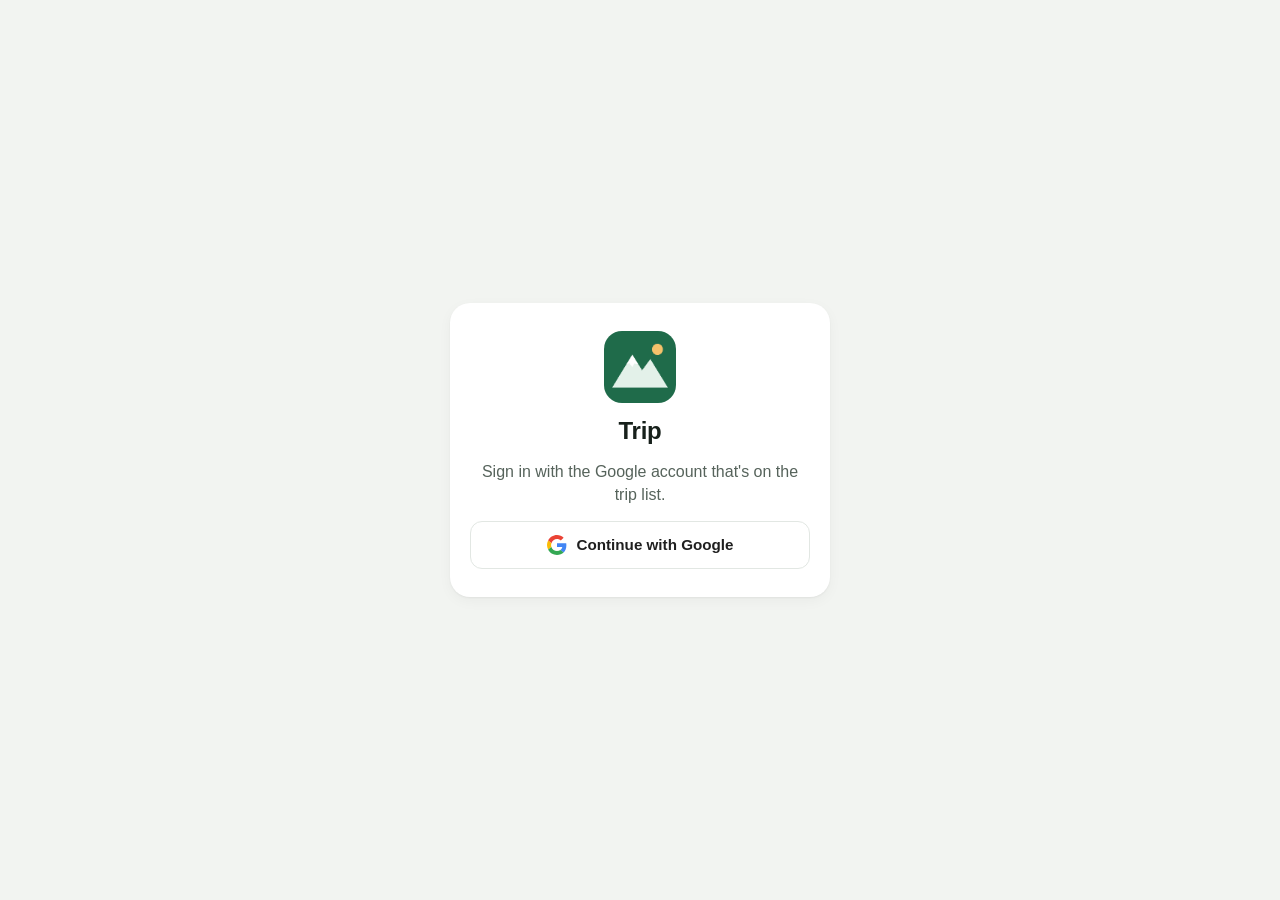
<file: index.html>
<!DOCTYPE html>
<html lang="en"><head><meta charset="UTF-8">
<meta name="viewport" content="width=device-width,initial-scale=1,viewport-fit=cover">
<meta name="theme-color" content="#1f6b4a">
<meta name="apple-mobile-web-app-capable" content="yes">
<link rel="manifest" href="manifest.webmanifest">
<link rel="icon" href="icons/icon.svg">
<link rel="apple-touch-icon" href="icons/icon-192.png">
<title>Trip</title>
<link rel="stylesheet" href="app.css">
</head>
<body>
<section id="gate" class="gate">
  <div class="gcard">
    <img src="icons/icon-192.png" alt="" width="72" height="72">
    <h1>Trip</h1>
    <p class="muted" id="gate-msg">Loading…</p>
    <button type="button" class="gbtn" data-act="google" hidden><svg viewBox="0 0 48 48" width="20" height="20" aria-hidden="true"><path fill="#EA4335" d="M24 9.5c3.5 0 6.6 1.2 9.1 3.6l6.8-6.8C35.8 2.4 30.2 0 24 0 14.6 0 6.6 5.4 2.7 13.3l7.9 6.2C12.5 13.6 17.8 9.5 24 9.5z"/><path fill="#4285F4" d="M46.5 24.5c0-1.6-.1-3.1-.4-4.5H24v9h12.7c-.6 3-2.3 5.5-4.8 7.2l7.7 6c4.5-4.2 6.9-10.3 6.9-17.7z"/><path fill="#FBBC05" d="M10.6 28.5c-.5-1.4-.8-2.9-.8-4.5s.3-3.1.8-4.5l-7.9-6.2C1 16.6 0 20.2 0 24s1 7.4 2.7 10.7l7.9-6.2z"/><path fill="#34A853" d="M24 48c6.5 0 11.9-2.1 15.9-5.8l-7.7-6c-2.1 1.4-4.9 2.3-8.2 2.3-6.2 0-11.5-4.1-13.4-9.8l-7.9 6.2C6.6 42.6 14.6 48 24 48z"/></svg>Continue with Google</button>
  </div>
</section>

<main id="app" hidden>
<header>
  <div class="hrow"><h1 id="pg-title"></h1><button id="mebtn" class="me" type="button">👤 <span id="mename">Sign in</span></button></div>
  <p class="lead"><span id="pg-lead"></span> · <span id="sync" class="sync off">Loading…</span></p>
  <div id="nowcard" class="nowcard"><div class="nc-k">Right now</div><div class="nc-t">Loading…</div></div>
</header>

<div id="tab-plan" class="tab">
  <nav id="daynav" class="daynav"></nav>
  <div id="editbar" class="editbar" hidden>✏️ Edit mode · tap ✏️ on a stop to change it <button type="button" data-act="editoff">Done</button></div>
  <div id="pg-reach"></div>
  <div id="days"></div>
</div>

<div id="tab-ideas" class="tab" hidden>
  <section class="day"><div class="dh"><div class="date">Suggestions</div><h2>Ideas board</h2>
    <div class="stay">Anyone can add a place. Vote 👍, comment, then ✅ Decide to put it on the plan.</div>
    <button type="button" class="routebtn" data-act="newsug">＋ Suggest a place</button></div>
    <div class="filters" id="sugfilter"></div>
    <div id="suglist" class="suglist"></div>
  </section>
</div>

<div id="tab-chat" class="tab" hidden>
  <section class="day chatbox"><div class="dh"><div class="date">Group</div><h2>Chat</h2>
    <div class="seg" id="chatseg"><button type="button" data-cv="chat" class="on">💬 Messages</button><button type="button" data-cv="photos">📷 Photos <b id="photocount"></b></button></div></div>
    <div id="chatlist" class="chatlist"></div>
    <div id="photogrid" class="photogrid" hidden></div>
    <form id="chatform" class="chatform"><button type="button" class="camb" data-act="photo" aria-label="Send a photo">📷</button><input id="chatinput" placeholder="Message…" autocomplete="off" maxlength="1000"><button type="submit">Send</button></form>
    <input type="file" id="photoinput" accept="image/*" hidden>
  </section>
</div>

<div id="tab-money" class="tab" hidden>
  <section class="day"><div class="dh"><div class="date">Money</div><h2>Who paid what</h2>
    <div class="stay">Add what you paid · it's split equally between the people you tick. Whole rupees.</div>
    <button type="button" class="routebtn" data-act="newexp">＋ Add an expense</button></div>
    <div id="moneysum" class="moneysum"></div>
  </section>
  <section class="day"><div class="dh"><div class="date">All expenses</div><h2 id="exptotal">₹0</h2></div><div id="explist" class="explist"></div></section>
</div>

<div id="tab-info" class="tab" hidden>
  <section class="day"><div class="dh"><div class="date">Live</div><h2>Where's everyone</h2>
    <div class="stay">Opt-in · shares your latest spot with the crew only while the app is open. Switching off deletes it.</div>
    <label class="switch"><input type="checkbox" id="locshare"><span>📡 Share my location</span></label></div>
    <div id="loclist" class="loclist"></div>
  </section>
  <section class="day"><div class="dh"><div class="date">Crew</div><h2>Who's in</h2><div id="memberlist" class="pchips"></div></div>
    <div class="pad16">
      <button type="button" class="wide" data-act="editon">✏️ Edit the plan</button>
      <button type="button" class="wide sec" data-act="rename">👤 My account · name, sign out</button>
      <button type="button" class="wide sec" data-act="refresh">↻ Refresh</button>
      <small>Tip: in Chrome, ⋮ → <b>Add to Home screen</b> to open this like an app. It works offline with the last synced copy.</small>
    </div>
  </section>
  <div id="pg-know"></div>
</div>
<footer id="pg-footer"></footer>
</main>

<div id="toast" class="toast" hidden></div>
<nav class="tabbar" id="tabbar" hidden>
  <button type="button" data-tab="plan" class="on"><span>🗓️</span>Plan</button>
  <button type="button" data-tab="ideas"><span>💡</span>Ideas<b id="badge-ideas" class="badge" hidden></b></button>
  <button type="button" data-tab="chat"><span>💬</span>Chat<b id="badge-chat" class="badge" hidden></b></button>
  <button type="button" data-tab="money"><span>💸</span>Money</button>
  <button type="button" data-tab="info"><span>ℹ️</span>Info</button>
</nav>
<dialog id="modal"><form method="dialog" id="mform"></form></dialog>

<script src="vendor/supabase.js"></script>
<script src="config.js"></script>
<script src="app.js"></script>
</body></html>
</file>
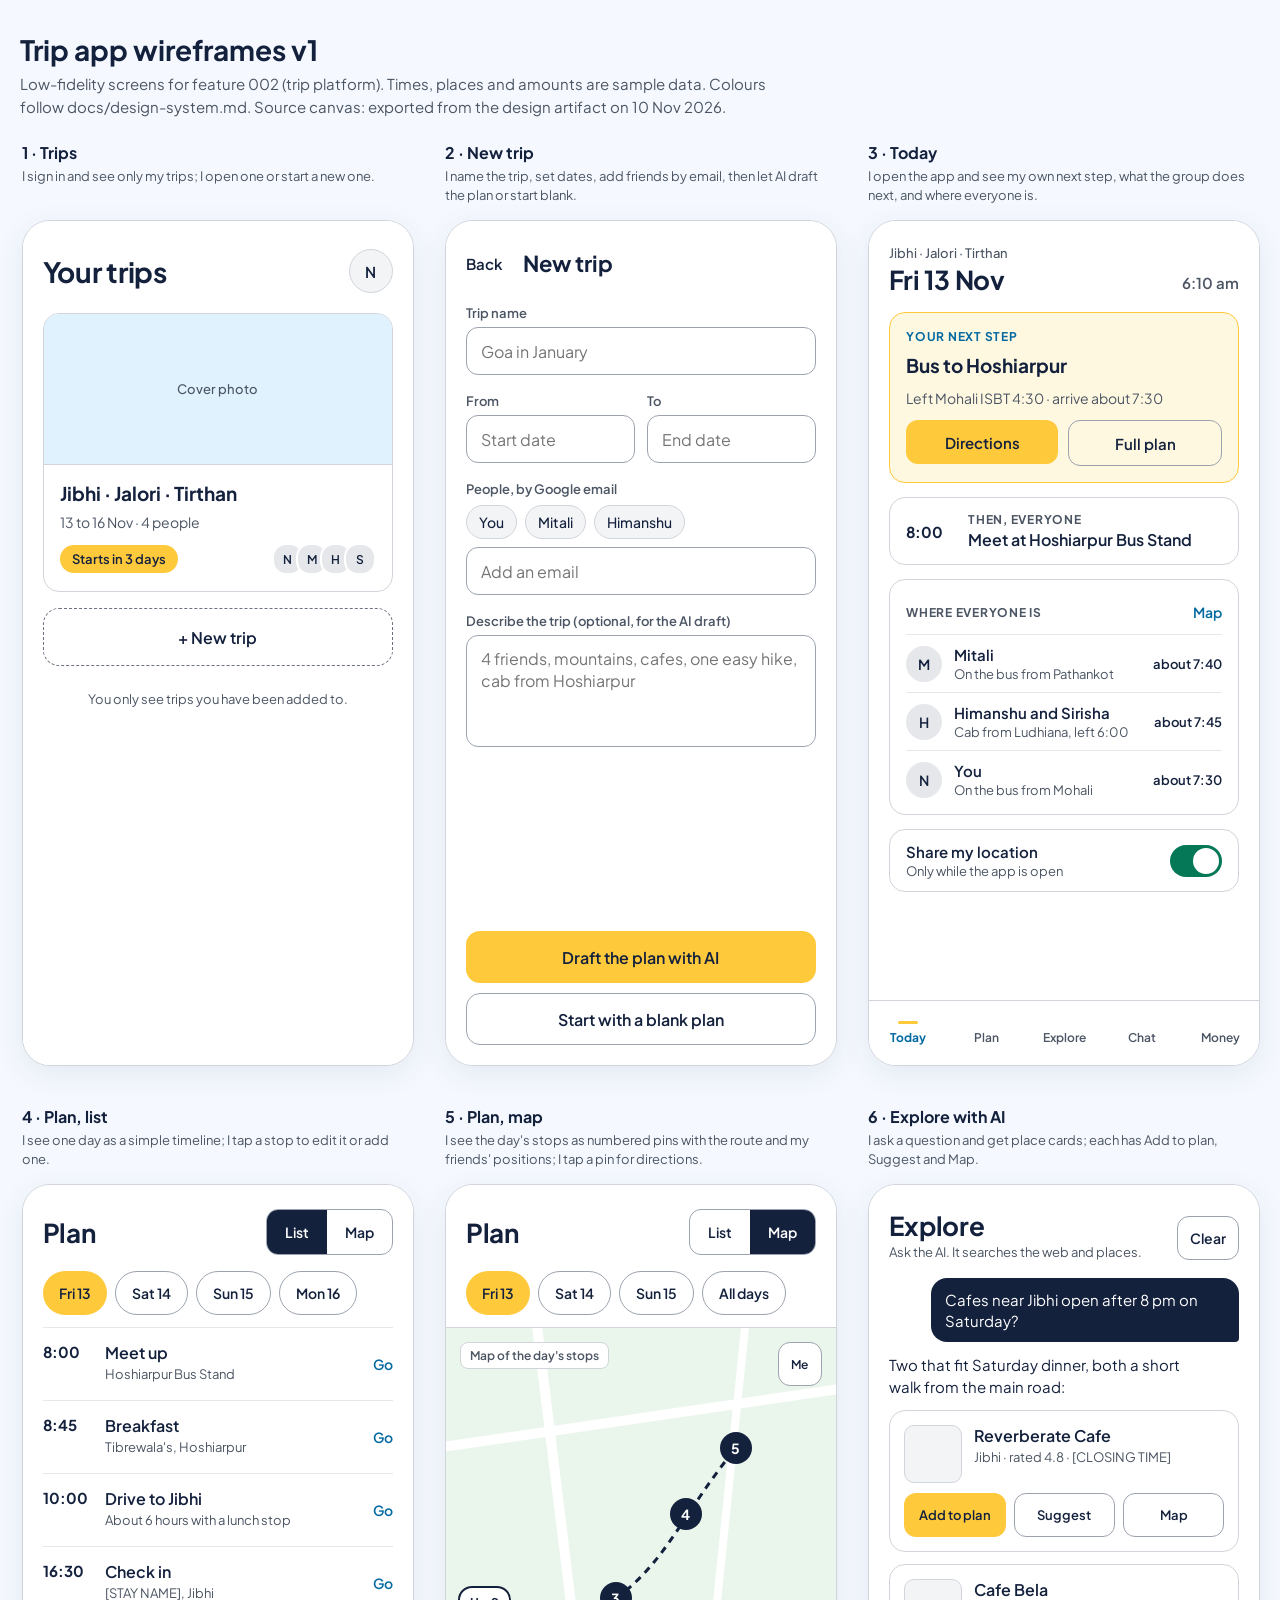
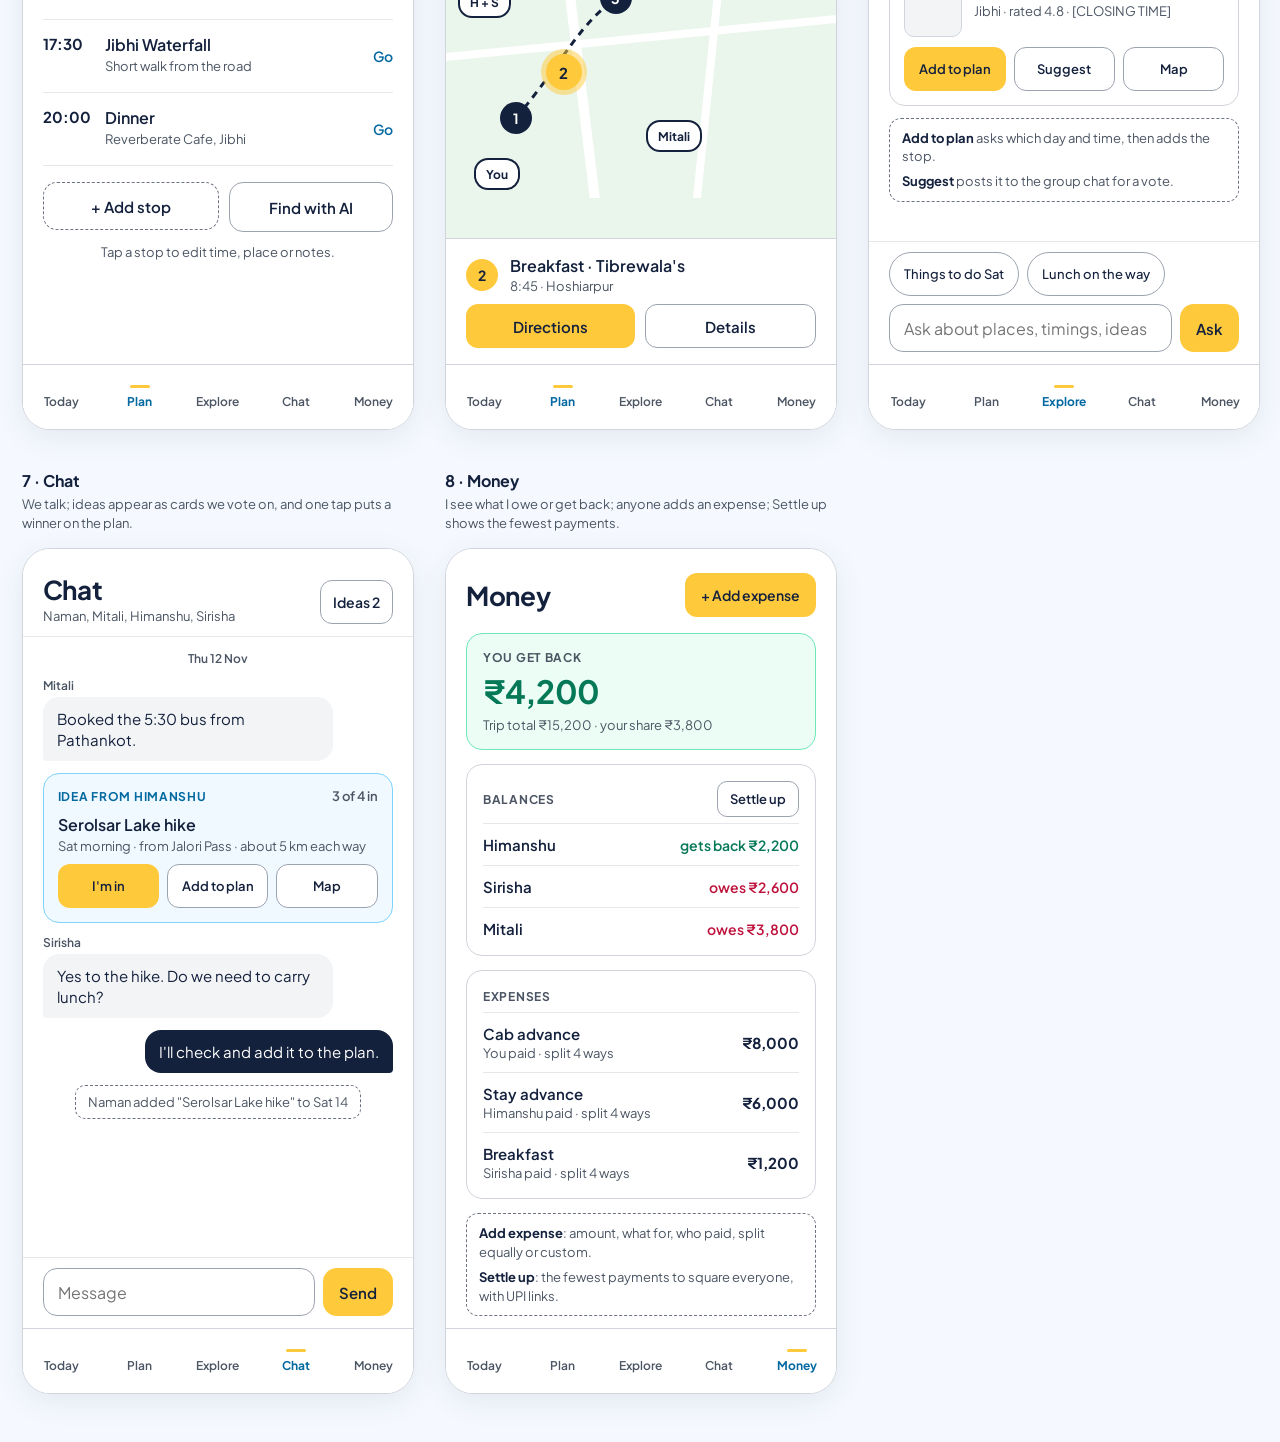
<file: docs/wireframes.html>
<!doctype html>
<html lang="en"><head><meta charset="utf-8">
<meta name="viewport" content="width=device-width,initial-scale=1">
<title>Trip app wireframes v1</title>
<link href="https://fonts.googleapis.com/css2?family=Plus+Jakarta+Sans:wght@400;500;600;700&display=swap" rel="stylesheet">
<style>
body{margin:0;background:#F5F9FF;color:#14213D;font-family:"Plus Jakarta Sans",system-ui,sans-serif}
header.top{max-width:1760px;margin:0 auto;padding:32px 20px 8px}
header.top h1{margin:0 0 6px;font-size:28px}header.top p{margin:0;color:#4B5563;font-size:15px;line-height:1.5;max-width:70ch}
main{max-width:1760px;margin:0 auto;padding:16px 20px 48px;display:grid;grid-template-columns:repeat(auto-fill,minmax(390px,1fr));gap:40px 30px;justify-items:center}
figure{margin:0;width:390px;max-width:100%}
figcaption{display:flex;flex-direction:column;gap:4px;margin-bottom:12px;min-height:66px}
figcaption b{font-size:16px}figcaption span{font-size:13px;line-height:1.45;color:#4B5563}
.phone{width:390px;height:844px;border-radius:28px;overflow:hidden;border:1px solid #D1D5DB;box-shadow:0 8px 30px rgba(20,33,61,.08);background:#fff}
.phone a{color:#0369A1}
@media(max-width:430px){main{padding:16px 0 48px}figcaption{padding:0 16px}.phone{transform-origin:top left;transform:scale(calc(100vw / 390px));border-radius:0}}
</style></head><body>
<header class="top"><h1>Trip app wireframes v1</h1>
<p>Low-fidelity screens for feature 002 (trip platform). Times, places and amounts are sample data. Colours follow docs/design-system.md. Source canvas: exported from the design artifact on 10 Nov 2026.</p></header>
<main>
<figure id="main"><figcaption><b>1 · Trips</b><span>I sign in and see only my trips; I open one or start a new one.</span></figcaption><div class="phone"><div style="width: 390px; height: 844px; box-sizing: border-box; display: flex; flex-direction: column; background: #FFFFFF; color: #14213D; font-family: Plus Jakarta Sans,system-ui, sans-serif">
  <header style="display: flex; align-items: center; justify-content: space-between; padding: 28px 20px 16px">
    <h1 style="margin: 0; font-size: 28px; font-weight: 700; letter-spacing: -0.01em">Your trips</h1>
    <button type="button" aria-label="Account" style="width: 44px; height: 44px; border-radius: 22px; border: 1px solid #D1D5DB; background: #F3F4F6; color: #14213D; font: 600 15px Plus Jakarta Sans,sans-serif">N</button>
  </header>

  <div style="flex: 1; display: flex; flex-direction: column; gap: 16px; padding: 4px 20px 20px">
    <a href="#today" style="display: flex; flex-direction: column; border: 1px solid #D1D5DB; border-radius: 16px; overflow: hidden; text-decoration: none; color: #14213D">
      <div style="height: 150px; background: #E0F2FE; display: flex; align-items: center; justify-content: center; font-size: 13px; font-weight: 500; color: #4B5563; border-bottom: 1px solid #D1D5DB">Cover photo</div>
      <div style="display: flex; flex-direction: column; gap: 8px; padding: 16px">
        <div style="font-size: 19px; font-weight: 700">Jibhi · Jalori · Tirthan</div>
        <div style="font-size: 14px; color: #4B5563">13 to 16 Nov · 4 people</div>
        <div style="display: flex; align-items: center; justify-content: space-between; margin-top: 4px">
          <span style="font-size: 13px; font-weight: 600; color: #14213D; background: #FFC93C; border-radius: 999px; padding: 6px 12px">Starts in 3 days</span>
          <div style="display: flex">
            <span style="width: 28px; height: 28px; border-radius: 14px; background: #E5E7EB; border: 2px solid #FFFFFF; font-size: 12px; font-weight: 600; display: flex; align-items: center; justify-content: center">N</span>
            <span style="width: 28px; height: 28px; border-radius: 14px; background: #E5E7EB; border: 2px solid #FFFFFF; font-size: 12px; font-weight: 600; display: flex; align-items: center; justify-content: center; margin-left: -8px">M</span>
            <span style="width: 28px; height: 28px; border-radius: 14px; background: #E5E7EB; border: 2px solid #FFFFFF; font-size: 12px; font-weight: 600; display: flex; align-items: center; justify-content: center; margin-left: -8px">H</span>
            <span style="width: 28px; height: 28px; border-radius: 14px; background: #E5E7EB; border: 2px solid #FFFFFF; font-size: 12px; font-weight: 600; display: flex; align-items: center; justify-content: center; margin-left: -8px">S</span>
          </div>
        </div>
      </div>
    </a>

    <a href="#newtrip" style="display: flex; align-items: center; justify-content: center; height: 56px; border: 1.5px dashed #6B7280; border-radius: 16px; font-size: 16px; font-weight: 600; color: #14213D; text-decoration: none">+ New trip</a>

    <p style="margin: 8px 0 0; font-size: 13px; line-height: 1.5; color: #4B5563; text-align: center">You only see trips you have been added to.</p>
  </div>
</div></div></figure>
<figure id="newtrip"><figcaption><b>2 · New trip</b><span>I name the trip, set dates, add friends by email, then let AI draft the plan or start blank.</span></figcaption><div class="phone"><div style="width: 390px; height: 844px; box-sizing: border-box; display: flex; flex-direction: column; background: #FFFFFF; color: #14213D; font-family: Plus Jakarta Sans,system-ui, sans-serif">
  <header style="display: flex; align-items: center; gap: 8px; padding: 20px 20px 12px">
    <a href="#main" style="display: flex; align-items: center; height: 44px; padding-right: 12px; font-size: 15px; font-weight: 600; color: #14213D; text-decoration: none">Back</a>
    <h1 style="margin: 0; font-size: 22px; font-weight: 700">New trip</h1>
  </header>

  <form style="flex: 1; display: flex; flex-direction: column; gap: 18px; padding: 8px 20px 20px">
    <div style="display: flex; flex-direction: column; gap: 6px">
      <label for="newtrip-nt-name" style="font-size: 13px; font-weight: 600; color: #4B5563">Trip name</label>
      <input id="newtrip-nt-name" type="text" placeholder="Goa in January" style="height: 48px; box-sizing: border-box; border: 1px solid #9CA3AF; border-radius: 12px; padding: 0 14px; font: 400 16px Plus Jakarta Sans,sans-serif; color: #14213D; background: #FFFFFF">
    </div>

    <div style="display: grid; grid-template-columns: repeat(2, minmax(0, 1fr)); gap: 12px">
      <div style="display: flex; flex-direction: column; gap: 6px">
        <label for="newtrip-nt-from" style="font-size: 13px; font-weight: 600; color: #4B5563">From</label>
        <input id="newtrip-nt-from" type="text" placeholder="Start date" style="height: 48px; box-sizing: border-box; border: 1px solid #9CA3AF; border-radius: 12px; padding: 0 14px; font: 400 16px Plus Jakarta Sans,sans-serif; color: #14213D; background: #FFFFFF">
      </div>
      <div style="display: flex; flex-direction: column; gap: 6px">
        <label for="newtrip-nt-to" style="font-size: 13px; font-weight: 600; color: #4B5563">To</label>
        <input id="newtrip-nt-to" type="text" placeholder="End date" style="height: 48px; box-sizing: border-box; border: 1px solid #9CA3AF; border-radius: 12px; padding: 0 14px; font: 400 16px Plus Jakarta Sans,sans-serif; color: #14213D; background: #FFFFFF">
      </div>
    </div>

    <div style="display: flex; flex-direction: column; gap: 8px">
      <label for="newtrip-nt-people" style="font-size: 13px; font-weight: 600; color: #4B5563">People, by Google email</label>
      <div style="display: flex; flex-wrap: wrap; gap: 8px">
        <span style="font-size: 14px; font-weight: 500; background: #F3F4F6; border: 1px solid #D1D5DB; border-radius: 999px; padding: 7px 12px">You</span>
        <span style="font-size: 14px; font-weight: 500; background: #F3F4F6; border: 1px solid #D1D5DB; border-radius: 999px; padding: 7px 12px">Mitali</span>
        <span style="font-size: 14px; font-weight: 500; background: #F3F4F6; border: 1px solid #D1D5DB; border-radius: 999px; padding: 7px 12px">Himanshu</span>
      </div>
      <input id="newtrip-nt-people" type="email" placeholder="Add an email" style="height: 48px; box-sizing: border-box; border: 1px solid #9CA3AF; border-radius: 12px; padding: 0 14px; font: 400 16px Plus Jakarta Sans,sans-serif; color: #14213D; background: #FFFFFF">
    </div>

    <div style="display: flex; flex-direction: column; gap: 6px">
      <label for="newtrip-nt-brief" style="font-size: 13px; font-weight: 600; color: #4B5563">Describe the trip (optional, for the AI draft)</label>
      <textarea id="newtrip-nt-brief" placeholder="4 friends, mountains, cafes, one easy hike, cab from Hoshiarpur" style="height: 112px; box-sizing: border-box; border: 1px solid #9CA3AF; border-radius: 12px; padding: 12px 14px; font: 400 16px/1.4 Plus Jakarta Sans,sans-serif; color: #14213D; background: #FFFFFF; resize: none"></textarea>
    </div>

    <div style="flex: 1"></div>

    <div style="display: flex; flex-direction: column; gap: 10px">
      <button type="button" style="height: 52px; border: 0; border-radius: 14px; background: #FFC93C; color: #14213D; font: 600 16px Plus Jakarta Sans,sans-serif">Draft the plan with AI</button>
      <button type="button" style="height: 52px; border: 1px solid #9CA3AF; border-radius: 14px; background: #FFFFFF; color: #14213D; font: 600 16px Plus Jakarta Sans,sans-serif">Start with a blank plan</button>
    </div>
  </form>
</div></div></figure>
<figure id="today"><figcaption><b>3 · Today</b><span>I open the app and see my own next step, what the group does next, and where everyone is.</span></figcaption><div class="phone"><div style="width: 390px; height: 844px; box-sizing: border-box; display: flex; flex-direction: column; background: #FFFFFF; color: #14213D; font-family: Plus Jakarta Sans,system-ui, sans-serif">
  <header style="display: flex; align-items: flex-end; justify-content: space-between; padding: 24px 20px 14px">
    <div style="display: flex; flex-direction: column; gap: 2px">
      <a href="#main" style="font-size: 13px; font-weight: 500; color: #4B5563; text-decoration: none">Jibhi · Jalori · Tirthan</a>
      <h1 style="margin: 0; font-size: 26px; font-weight: 700; letter-spacing: -0.01em">Fri 13 Nov</h1>
    </div>
    <span style="font-size: 15px; font-weight: 600; color: #4B5563; padding-bottom: 4px">6:10 am</span>
  </header>

  <div style="flex: 1; display: flex; flex-direction: column; gap: 14px; padding: 2px 20px 16px; overflow: hidden">
    <section style="display: flex; flex-direction: column; gap: 10px; border: 1.5px solid #FFC93C; background: #FFF8E1; border-radius: 16px; padding: 16px">
      <div style="font-size: 12px; font-weight: 700; letter-spacing: 0.06em; color: #0369A1">YOUR NEXT STEP</div>
      <div style="font-size: 19px; font-weight: 700; line-height: 1.25">Bus to Hoshiarpur</div>
      <div style="font-size: 14px; line-height: 1.45; color: #4B5563">Left Mohali ISBT 4:30 · arrive about 7:30</div>
      <div style="display: flex; gap: 10px; margin-top: 2px">
        <a href="#map" style="flex: 1; display: flex; align-items: center; justify-content: center; height: 44px; border-radius: 12px; background: #FFC93C; color: #14213D; font-size: 15px; font-weight: 600; text-decoration: none">Directions</a>
        <a href="#plan" style="flex: 1; display: flex; align-items: center; justify-content: center; height: 44px; border-radius: 12px; border: 1px solid #9CA3AF; color: #14213D; font-size: 15px; font-weight: 600; text-decoration: none">Full plan</a>
      </div>
    </section>

    <section style="display: flex; align-items: center; gap: 14px; border: 1px solid #D1D5DB; border-radius: 16px; padding: 14px 16px">
      <div style="font-size: 15px; font-weight: 700; width: 48px">8:00</div>
      <div style="display: flex; flex-direction: column; gap: 2px; flex: 1">
        <div style="font-size: 12px; font-weight: 700; letter-spacing: 0.06em; color: #4B5563">THEN, EVERYONE</div>
        <div style="font-size: 16px; font-weight: 600">Meet at Hoshiarpur Bus Stand</div>
      </div>
    </section>

    <section style="display: flex; flex-direction: column; border: 1px solid #D1D5DB; border-radius: 16px; padding: 6px 16px">
      <div style="display: flex; align-items: center; justify-content: space-between; padding: 10px 0 6px">
        <h2 style="margin: 0; font-size: 12px; font-weight: 700; letter-spacing: 0.06em; color: #4B5563">WHERE EVERYONE IS</h2>
        <a href="#map" style="display: flex; align-items: center; height: 32px; font-size: 14px; font-weight: 600; text-decoration: none">Map</a>
      </div>

      <div style="display: flex; align-items: center; gap: 12px; padding: 10px 0; border-top: 1px solid #E5E7EB">
        <span style="width: 36px; height: 36px; border-radius: 18px; background: #E5E7EB; font-size: 14px; font-weight: 600; display: flex; align-items: center; justify-content: center; flex-shrink: 0">M</span>
        <div style="display: flex; flex-direction: column; gap: 2px; flex: 1">
          <div style="font-size: 15px; font-weight: 600">Mitali</div>
          <div style="font-size: 13px; color: #4B5563">On the bus from Pathankot</div>
        </div>
        <div style="font-size: 13px; font-weight: 600; text-align: right">about 7:40</div>
      </div>

      <div style="display: flex; align-items: center; gap: 12px; padding: 10px 0; border-top: 1px solid #E5E7EB">
        <span style="width: 36px; height: 36px; border-radius: 18px; background: #E5E7EB; font-size: 14px; font-weight: 600; display: flex; align-items: center; justify-content: center; flex-shrink: 0">H</span>
        <div style="display: flex; flex-direction: column; gap: 2px; flex: 1">
          <div style="font-size: 15px; font-weight: 600">Himanshu and Sirisha</div>
          <div style="font-size: 13px; color: #4B5563">Cab from Ludhiana, left 6:00</div>
        </div>
        <div style="font-size: 13px; font-weight: 600; text-align: right">about 7:45</div>
      </div>

      <div style="display: flex; align-items: center; gap: 12px; padding: 10px 0; border-top: 1px solid #E5E7EB">
        <span style="width: 36px; height: 36px; border-radius: 18px; background: #E5E7EB; font-size: 14px; font-weight: 600; display: flex; align-items: center; justify-content: center; flex-shrink: 0">N</span>
        <div style="display: flex; flex-direction: column; gap: 2px; flex: 1">
          <div style="font-size: 15px; font-weight: 600">You</div>
          <div style="font-size: 13px; color: #4B5563">On the bus from Mohali</div>
        </div>
        <div style="font-size: 13px; font-weight: 600; text-align: right">about 7:30</div>
      </div>
    </section>

    <section style="display: flex; align-items: center; justify-content: space-between; gap: 12px; border: 1px solid #D1D5DB; border-radius: 16px; padding: 12px 16px">
      <div style="display: flex; flex-direction: column; gap: 2px">
        <div style="font-size: 15px; font-weight: 600">Share my location</div>
        <div style="font-size: 13px; color: #4B5563">Only while the app is open</div>
      </div>
      <button type="button" aria-label="Share my location, on" style="width: 52px; height: 32px; border-radius: 16px; border: 0; background: #047857; padding: 3px; display: flex; justify-content: flex-end; flex-shrink: 0"><span style="width: 26px; height: 26px; border-radius: 13px; background: #FFFFFF; display: block"></span></button>
    </section>
  </div>

  <nav style="display: flex; height: 64px; flex-shrink: 0; border-top: 1px solid #D1D5DB; background: #FFFFFF">
    <a href="#today" style="flex: 1; display: flex; flex-direction: column; align-items: center; justify-content: center; gap: 6px; font-size: 12px; font-weight: 700; color: #0369A1; text-decoration: none"><span style="width: 20px; height: 3px; border-radius: 2px; background: #FFC93C"></span>Today</a>
    <a href="#plan" style="flex: 1; display: flex; flex-direction: column; align-items: center; justify-content: center; gap: 6px; font-size: 12px; font-weight: 600; color: #4B5563; text-decoration: none"><span style="width: 20px; height: 3px; border-radius: 2px; background: transparent"></span>Plan</a>
    <a href="#explore" style="flex: 1; display: flex; flex-direction: column; align-items: center; justify-content: center; gap: 6px; font-size: 12px; font-weight: 600; color: #4B5563; text-decoration: none"><span style="width: 20px; height: 3px; border-radius: 2px; background: transparent"></span>Explore</a>
    <a href="#chat" style="flex: 1; display: flex; flex-direction: column; align-items: center; justify-content: center; gap: 6px; font-size: 12px; font-weight: 600; color: #4B5563; text-decoration: none"><span style="width: 20px; height: 3px; border-radius: 2px; background: transparent"></span>Chat</a>
    <a href="#money" style="flex: 1; display: flex; flex-direction: column; align-items: center; justify-content: center; gap: 6px; font-size: 12px; font-weight: 600; color: #4B5563; text-decoration: none"><span style="width: 20px; height: 3px; border-radius: 2px; background: transparent"></span>Money</a>
  </nav>
</div></div></figure>
<figure id="plan"><figcaption><b>4 · Plan, list</b><span>I see one day as a simple timeline; I tap a stop to edit it or add one.</span></figcaption><div class="phone"><div style="width: 390px; height: 844px; box-sizing: border-box; display: flex; flex-direction: column; background: #FFFFFF; color: #14213D; font-family: Plus Jakarta Sans,system-ui, sans-serif">
  <header style="display: flex; align-items: center; justify-content: space-between; padding: 24px 20px 12px">
    <h1 style="margin: 0; font-size: 26px; font-weight: 700; letter-spacing: -0.01em">Plan</h1>
    <div style="display: flex; border: 1px solid #9CA3AF; border-radius: 12px; overflow: hidden">
      <a href="#plan" style="display: flex; align-items: center; height: 44px; padding: 0 18px; font-size: 14px; font-weight: 600; background: #14213D; color: #FFFFFF; text-decoration: none">List</a>
      <a href="#map" style="display: flex; align-items: center; height: 44px; padding: 0 18px; font-size: 14px; font-weight: 600; color: #14213D; text-decoration: none">Map</a>
    </div>
  </header>

  <div style="display: flex; gap: 8px; padding: 4px 20px 12px">
    <button type="button" style="height: 44px; padding: 0 16px; border-radius: 22px; border: 0; background: #FFC93C; color: #14213D; font: 600 14px Plus Jakarta Sans,sans-serif">Fri 13</button>
    <button type="button" style="height: 44px; padding: 0 16px; border-radius: 22px; border: 1px solid #9CA3AF; background: #FFFFFF; color: #14213D; font: 600 14px Plus Jakarta Sans,sans-serif">Sat 14</button>
    <button type="button" style="height: 44px; padding: 0 16px; border-radius: 22px; border: 1px solid #9CA3AF; background: #FFFFFF; color: #14213D; font: 600 14px Plus Jakarta Sans,sans-serif">Sun 15</button>
    <button type="button" style="height: 44px; padding: 0 16px; border-radius: 22px; border: 1px solid #9CA3AF; background: #FFFFFF; color: #14213D; font: 600 14px Plus Jakarta Sans,sans-serif">Mon 16</button>
  </div>

  <div style="flex: 1; display: flex; flex-direction: column; padding: 0 20px 16px; overflow: hidden">
    <div style="display: flex; gap: 14px; padding: 14px 0; border-top: 1px solid #E5E7EB">
      <div style="width: 48px; font-size: 15px; font-weight: 700">8:00</div>
      <div style="display: flex; flex-direction: column; gap: 3px; flex: 1">
        <div style="font-size: 16px; font-weight: 600">Meet up</div>
        <div style="font-size: 13px; color: #4B5563">Hoshiarpur Bus Stand</div>
      </div>
      <a href="#map" style="display: flex; align-items: center; height: 44px; font-size: 14px; font-weight: 600; text-decoration: none">Go</a>
    </div>

    <div style="display: flex; gap: 14px; padding: 14px 0; border-top: 1px solid #E5E7EB">
      <div style="width: 48px; font-size: 15px; font-weight: 700">8:45</div>
      <div style="display: flex; flex-direction: column; gap: 3px; flex: 1">
        <div style="font-size: 16px; font-weight: 600">Breakfast</div>
        <div style="font-size: 13px; color: #4B5563">Tibrewala's, Hoshiarpur</div>
      </div>
      <a href="#map" style="display: flex; align-items: center; height: 44px; font-size: 14px; font-weight: 600; text-decoration: none">Go</a>
    </div>

    <div style="display: flex; gap: 14px; padding: 14px 0; border-top: 1px solid #E5E7EB">
      <div style="width: 48px; font-size: 15px; font-weight: 700">10:00</div>
      <div style="display: flex; flex-direction: column; gap: 3px; flex: 1">
        <div style="font-size: 16px; font-weight: 600">Drive to Jibhi</div>
        <div style="font-size: 13px; color: #4B5563">About 6 hours with a lunch stop</div>
      </div>
      <a href="#map" style="display: flex; align-items: center; height: 44px; font-size: 14px; font-weight: 600; text-decoration: none">Go</a>
    </div>

    <div style="display: flex; gap: 14px; padding: 14px 0; border-top: 1px solid #E5E7EB">
      <div style="width: 48px; font-size: 15px; font-weight: 700">16:30</div>
      <div style="display: flex; flex-direction: column; gap: 3px; flex: 1">
        <div style="font-size: 16px; font-weight: 600">Check in</div>
        <div style="font-size: 13px; color: #4B5563">[STAY NAME], Jibhi</div>
      </div>
      <a href="#map" style="display: flex; align-items: center; height: 44px; font-size: 14px; font-weight: 600; text-decoration: none">Go</a>
    </div>

    <div style="display: flex; gap: 14px; padding: 14px 0; border-top: 1px solid #E5E7EB">
      <div style="width: 48px; font-size: 15px; font-weight: 700">17:30</div>
      <div style="display: flex; flex-direction: column; gap: 3px; flex: 1">
        <div style="font-size: 16px; font-weight: 600">Jibhi Waterfall</div>
        <div style="font-size: 13px; color: #4B5563">Short walk from the road</div>
      </div>
      <a href="#map" style="display: flex; align-items: center; height: 44px; font-size: 14px; font-weight: 600; text-decoration: none">Go</a>
    </div>

    <div style="display: flex; gap: 14px; padding: 14px 0; border-top: 1px solid #E5E7EB; border-bottom: 1px solid #E5E7EB">
      <div style="width: 48px; font-size: 15px; font-weight: 700">20:00</div>
      <div style="display: flex; flex-direction: column; gap: 3px; flex: 1">
        <div style="font-size: 16px; font-weight: 600">Dinner</div>
        <div style="font-size: 13px; color: #4B5563">Reverberate Cafe, Jibhi</div>
      </div>
      <a href="#map" style="display: flex; align-items: center; height: 44px; font-size: 14px; font-weight: 600; text-decoration: none">Go</a>
    </div>

    <div style="display: flex; gap: 10px; margin-top: 16px">
      <button type="button" style="flex: 1; height: 48px; border: 1.5px dashed #6B7280; border-radius: 14px; background: #FFFFFF; color: #14213D; font: 600 15px Plus Jakarta Sans,sans-serif">+ Add stop</button>
      <a href="#explore" style="flex: 1; display: flex; align-items: center; justify-content: center; height: 48px; border: 1px solid #9CA3AF; border-radius: 14px; color: #14213D; font-size: 15px; font-weight: 600; text-decoration: none">Find with AI</a>
    </div>
    <p style="margin: 12px 0 0; font-size: 13px; color: #4B5563; text-align: center">Tap a stop to edit time, place or notes.</p>
  </div>

  <nav style="display: flex; height: 64px; flex-shrink: 0; border-top: 1px solid #D1D5DB; background: #FFFFFF">
    <a href="#today" style="flex: 1; display: flex; flex-direction: column; align-items: center; justify-content: center; gap: 6px; font-size: 12px; font-weight: 600; color: #4B5563; text-decoration: none"><span style="width: 20px; height: 3px; border-radius: 2px; background: transparent"></span>Today</a>
    <a href="#plan" style="flex: 1; display: flex; flex-direction: column; align-items: center; justify-content: center; gap: 6px; font-size: 12px; font-weight: 700; color: #0369A1; text-decoration: none"><span style="width: 20px; height: 3px; border-radius: 2px; background: #FFC93C"></span>Plan</a>
    <a href="#explore" style="flex: 1; display: flex; flex-direction: column; align-items: center; justify-content: center; gap: 6px; font-size: 12px; font-weight: 600; color: #4B5563; text-decoration: none"><span style="width: 20px; height: 3px; border-radius: 2px; background: transparent"></span>Explore</a>
    <a href="#chat" style="flex: 1; display: flex; flex-direction: column; align-items: center; justify-content: center; gap: 6px; font-size: 12px; font-weight: 600; color: #4B5563; text-decoration: none"><span style="width: 20px; height: 3px; border-radius: 2px; background: transparent"></span>Chat</a>
    <a href="#money" style="flex: 1; display: flex; flex-direction: column; align-items: center; justify-content: center; gap: 6px; font-size: 12px; font-weight: 600; color: #4B5563; text-decoration: none"><span style="width: 20px; height: 3px; border-radius: 2px; background: transparent"></span>Money</a>
  </nav>
</div></div></figure>
<figure id="map"><figcaption><b>5 · Plan, map</b><span>I see the day&#x27;s stops as numbered pins with the route and my friends&#x27; positions; I tap a pin for directions.</span></figcaption><div class="phone"><div style="width: 390px; height: 844px; box-sizing: border-box; display: flex; flex-direction: column; background: #FFFFFF; color: #14213D; font-family: Plus Jakarta Sans,system-ui, sans-serif">
  <header style="display: flex; align-items: center; justify-content: space-between; padding: 24px 20px 12px">
    <h1 style="margin: 0; font-size: 26px; font-weight: 700; letter-spacing: -0.01em">Plan</h1>
    <div style="display: flex; border: 1px solid #9CA3AF; border-radius: 12px; overflow: hidden">
      <a href="#plan" style="display: flex; align-items: center; height: 44px; padding: 0 18px; font-size: 14px; font-weight: 600; color: #14213D; text-decoration: none">List</a>
      <a href="#map" style="display: flex; align-items: center; height: 44px; padding: 0 18px; font-size: 14px; font-weight: 600; background: #14213D; color: #FFFFFF; text-decoration: none">Map</a>
    </div>
  </header>

  <div style="display: flex; gap: 8px; padding: 4px 20px 12px">
    <button type="button" style="height: 44px; padding: 0 16px; border-radius: 22px; border: 0; background: #FFC93C; color: #14213D; font: 600 14px Plus Jakarta Sans,sans-serif">Fri 13</button>
    <button type="button" style="height: 44px; padding: 0 16px; border-radius: 22px; border: 1px solid #9CA3AF; background: #FFFFFF; color: #14213D; font: 600 14px Plus Jakarta Sans,sans-serif">Sat 14</button>
    <button type="button" style="height: 44px; padding: 0 16px; border-radius: 22px; border: 1px solid #9CA3AF; background: #FFFFFF; color: #14213D; font: 600 14px Plus Jakarta Sans,sans-serif">Sun 15</button>
    <button type="button" style="height: 44px; padding: 0 16px; border-radius: 22px; border: 1px solid #9CA3AF; background: #FFFFFF; color: #14213D; font: 600 14px Plus Jakarta Sans,sans-serif">All days</button>
  </div>

  <div style="flex: 1; position: relative; background: #EAF5EC; border-top: 1px solid #D1D5DB; overflow: hidden">
    <svg aria-hidden="true" viewBox="0 0 390 470" style="position: absolute; left: 0; top: 0; width: 390px; height: 470px">
      <path d="M-10 120 L400 60" stroke="#FFFFFF" stroke-width="10" fill="none"></path>
      <path d="M90 -10 L150 480" stroke="#FFFFFF" stroke-width="10" fill="none"></path>
      <path d="M-10 330 L400 290" stroke="#FFFFFF" stroke-width="8" fill="none"></path>
      <path d="M300 -10 L250 480" stroke="#FFFFFF" stroke-width="8" fill="none"></path>
      <path d="M70 390 C120 330 130 300 170 270 C220 235 240 180 290 120" stroke="#14213D" stroke-width="3" stroke-dasharray="7 6" fill="none"></path>
    </svg>

    <span style="position: absolute; left: 14px; top: 14px; font-size: 12px; font-weight: 600; color: #4B5563; background: #FFFFFF; border: 1px solid #D1D5DB; border-radius: 8px; padding: 5px 9px">Map of the day's stops</span>

    <span style="position: absolute; left: 54px; top: 374px; width: 32px; height: 32px; border-radius: 16px; background: #14213D; color: #FFFFFF; font-size: 14px; font-weight: 700; display: flex; align-items: center; justify-content: center">1</span>
    <span style="position: absolute; left: 100px; top: 326px; width: 36px; height: 36px; border-radius: 18px; background: #FFC93C; color: #14213D; font-size: 15px; font-weight: 700; display: flex; align-items: center; justify-content: center; box-shadow: 0 0 0 5px rgba(255, 201, 60, 0.5)">2</span>
    <span style="position: absolute; left: 154px; top: 254px; width: 32px; height: 32px; border-radius: 16px; background: #14213D; color: #FFFFFF; font-size: 14px; font-weight: 700; display: flex; align-items: center; justify-content: center">3</span>
    <span style="position: absolute; left: 224px; top: 170px; width: 32px; height: 32px; border-radius: 16px; background: #14213D; color: #FFFFFF; font-size: 14px; font-weight: 700; display: flex; align-items: center; justify-content: center">4</span>
    <span style="position: absolute; left: 274px; top: 104px; width: 32px; height: 32px; border-radius: 16px; background: #14213D; color: #FFFFFF; font-size: 14px; font-weight: 700; display: flex; align-items: center; justify-content: center">5</span>

    <span style="position: absolute; left: 28px; top: 430px; height: 28px; padding: 0 10px; border-radius: 14px; background: #FFFFFF; border: 2px solid #14213D; font-size: 12px; font-weight: 700; display: flex; align-items: center">You</span>
    <span style="position: absolute; left: 200px; top: 392px; height: 28px; padding: 0 10px; border-radius: 14px; background: #FFFFFF; border: 2px solid #14213D; font-size: 12px; font-weight: 700; display: flex; align-items: center">Mitali</span>
    <span style="position: absolute; left: 12px; top: 258px; height: 28px; padding: 0 10px; border-radius: 14px; background: #FFFFFF; border: 2px solid #14213D; font-size: 12px; font-weight: 700; display: flex; align-items: center">H + S</span>

    <button type="button" aria-label="Centre on me" style="position: absolute; right: 14px; top: 14px; width: 44px; height: 44px; border-radius: 12px; border: 1px solid #9CA3AF; background: #FFFFFF; color: #14213D; font: 600 12px Plus Jakarta Sans,sans-serif">Me</button>
  </div>

  <section style="display: flex; flex-direction: column; gap: 10px; padding: 16px 20px; border-top: 1px solid #D1D5DB; background: #FFFFFF">
    <div style="display: flex; align-items: center; gap: 12px">
      <span style="width: 32px; height: 32px; border-radius: 16px; background: #FFC93C; color: #14213D; font-size: 14px; font-weight: 700; display: flex; align-items: center; justify-content: center; flex-shrink: 0">2</span>
      <div style="display: flex; flex-direction: column; gap: 2px; flex: 1">
        <div style="font-size: 16px; font-weight: 600">Breakfast · Tibrewala's</div>
        <div style="font-size: 13px; color: #4B5563">8:45 · Hoshiarpur</div>
      </div>
    </div>
    <div style="display: flex; gap: 10px">
      <button type="button" style="flex: 1; height: 44px; border: 0; border-radius: 12px; background: #FFC93C; color: #14213D; font: 600 15px Plus Jakarta Sans,sans-serif">Directions</button>
      <button type="button" style="flex: 1; height: 44px; border: 1px solid #9CA3AF; border-radius: 12px; background: #FFFFFF; color: #14213D; font: 600 15px Plus Jakarta Sans,sans-serif">Details</button>
    </div>
  </section>

  <nav style="display: flex; height: 64px; flex-shrink: 0; border-top: 1px solid #D1D5DB; background: #FFFFFF">
    <a href="#today" style="flex: 1; display: flex; flex-direction: column; align-items: center; justify-content: center; gap: 6px; font-size: 12px; font-weight: 600; color: #4B5563; text-decoration: none"><span style="width: 20px; height: 3px; border-radius: 2px; background: transparent"></span>Today</a>
    <a href="#plan" style="flex: 1; display: flex; flex-direction: column; align-items: center; justify-content: center; gap: 6px; font-size: 12px; font-weight: 700; color: #0369A1; text-decoration: none"><span style="width: 20px; height: 3px; border-radius: 2px; background: #FFC93C"></span>Plan</a>
    <a href="#explore" style="flex: 1; display: flex; flex-direction: column; align-items: center; justify-content: center; gap: 6px; font-size: 12px; font-weight: 600; color: #4B5563; text-decoration: none"><span style="width: 20px; height: 3px; border-radius: 2px; background: transparent"></span>Explore</a>
    <a href="#chat" style="flex: 1; display: flex; flex-direction: column; align-items: center; justify-content: center; gap: 6px; font-size: 12px; font-weight: 600; color: #4B5563; text-decoration: none"><span style="width: 20px; height: 3px; border-radius: 2px; background: transparent"></span>Chat</a>
    <a href="#money" style="flex: 1; display: flex; flex-direction: column; align-items: center; justify-content: center; gap: 6px; font-size: 12px; font-weight: 600; color: #4B5563; text-decoration: none"><span style="width: 20px; height: 3px; border-radius: 2px; background: transparent"></span>Money</a>
  </nav>
</div></div></figure>
<figure id="explore"><figcaption><b>6 · Explore with AI</b><span>I ask a question and get place cards; each has Add to plan, Suggest and Map.</span></figcaption><div class="phone"><div style="width: 390px; height: 844px; box-sizing: border-box; display: flex; flex-direction: column; background: #FFFFFF; color: #14213D; font-family: Plus Jakarta Sans,system-ui, sans-serif">
  <header style="display: flex; align-items: flex-end; justify-content: space-between; padding: 24px 20px 12px">
    <div style="display: flex; flex-direction: column; gap: 2px">
      <h1 style="margin: 0; font-size: 26px; font-weight: 700; letter-spacing: -0.01em">Explore</h1>
      <span style="font-size: 13px; color: #4B5563">Ask the AI. It searches the web and places.</span>
    </div>
    <button type="button" style="height: 44px; padding: 0 12px; border: 1px solid #9CA3AF; border-radius: 12px; background: #FFFFFF; color: #14213D; font: 600 14px Plus Jakarta Sans,sans-serif">Clear</button>
  </header>

  <div style="flex: 1; display: flex; flex-direction: column; gap: 12px; padding: 6px 20px 12px; overflow: hidden">
    <div style="align-self: flex-end; max-width: 280px; background: #14213D; color: #FFFFFF; border-radius: 16px 16px 4px 16px; padding: 11px 14px; font-size: 15px; line-height: 1.4">Cafes near Jibhi open after 8 pm on Saturday?</div>

    <div style="align-self: flex-start; max-width: 320px; font-size: 15px; line-height: 1.45">Two that fit Saturday dinner, both a short walk from the main road:</div>

    <article style="display: flex; flex-direction: column; gap: 10px; border: 1px solid #D1D5DB; border-radius: 16px; padding: 14px">
      <div style="display: flex; gap: 12px">
        <div style="width: 56px; height: 56px; border-radius: 10px; background: #F3F4F6; border: 1px solid #D1D5DB; flex-shrink: 0"></div>
        <div style="display: flex; flex-direction: column; gap: 3px; flex: 1">
          <div style="font-size: 16px; font-weight: 600">Reverberate Cafe</div>
          <div style="font-size: 13px; color: #4B5563">Jibhi · rated 4.8 · [CLOSING TIME]</div>
        </div>
      </div>
      <div style="display: grid; grid-template-columns: repeat(3, minmax(0, 1fr)); gap: 8px">
        <button type="button" style="height: 44px; border: 0; border-radius: 12px; background: #FFC93C; color: #14213D; font: 600 13px Plus Jakarta Sans,sans-serif">Add to plan</button>
        <button type="button" style="height: 44px; border: 1px solid #9CA3AF; border-radius: 12px; background: #FFFFFF; color: #14213D; font: 600 13px Plus Jakarta Sans,sans-serif">Suggest</button>
        <button type="button" style="height: 44px; border: 1px solid #9CA3AF; border-radius: 12px; background: #FFFFFF; color: #14213D; font: 600 13px Plus Jakarta Sans,sans-serif">Map</button>
      </div>
    </article>

    <article style="display: flex; flex-direction: column; gap: 10px; border: 1px solid #D1D5DB; border-radius: 16px; padding: 14px">
      <div style="display: flex; gap: 12px">
        <div style="width: 56px; height: 56px; border-radius: 10px; background: #F3F4F6; border: 1px solid #D1D5DB; flex-shrink: 0"></div>
        <div style="display: flex; flex-direction: column; gap: 3px; flex: 1">
          <div style="font-size: 16px; font-weight: 600">Cafe Bela</div>
          <div style="font-size: 13px; color: #4B5563">Jibhi · rated 4.8 · [CLOSING TIME]</div>
        </div>
      </div>
      <div style="display: grid; grid-template-columns: repeat(3, minmax(0, 1fr)); gap: 8px">
        <button type="button" style="height: 44px; border: 0; border-radius: 12px; background: #FFC93C; color: #14213D; font: 600 13px Plus Jakarta Sans,sans-serif">Add to plan</button>
        <button type="button" style="height: 44px; border: 1px solid #9CA3AF; border-radius: 12px; background: #FFFFFF; color: #14213D; font: 600 13px Plus Jakarta Sans,sans-serif">Suggest</button>
        <button type="button" style="height: 44px; border: 1px solid #9CA3AF; border-radius: 12px; background: #FFFFFF; color: #14213D; font: 600 13px Plus Jakarta Sans,sans-serif">Map</button>
      </div>
    </article>

    <div style="display: flex; flex-direction: column; gap: 6px; border: 1px dashed #6B7280; border-radius: 12px; padding: 10px 12px; font-size: 13px; line-height: 1.45; color: #4B5563">
      <div><b style="color: #14213D">Add to plan</b> asks which day and time, then adds the stop.</div>
      <div><b style="color: #14213D">Suggest</b> posts it to the group chat for a vote.</div>
    </div>
  </div>

  <div style="display: flex; flex-direction: column; gap: 8px; padding: 10px 20px 12px; border-top: 1px solid #E5E7EB">
    <div style="display: flex; gap: 8px">
      <button type="button" style="height: 44px; padding: 0 14px; border: 1px solid #9CA3AF; border-radius: 22px; background: #FFFFFF; color: #14213D; font: 500 13px Plus Jakarta Sans,sans-serif">Things to do Sat</button>
      <button type="button" style="height: 44px; padding: 0 14px; border: 1px solid #9CA3AF; border-radius: 22px; background: #FFFFFF; color: #14213D; font: 500 13px Plus Jakarta Sans,sans-serif">Lunch on the way</button>
    </div>
    <form style="display: flex; gap: 8px">
      <label for="explore-ex-q" style="position: absolute; width: 1px; height: 1px; overflow: hidden; clip: rect(0 0 0 0)">Ask the AI</label>
      <input id="explore-ex-q" type="text" placeholder="Ask about places, timings, ideas" style="flex: 1; min-width: 0; height: 48px; box-sizing: border-box; border: 1px solid #9CA3AF; border-radius: 14px; padding: 0 14px; font: 400 16px Plus Jakarta Sans,sans-serif; color: #14213D; background: #FFFFFF">
      <button type="button" style="height: 48px; padding: 0 16px; border: 0; border-radius: 14px; background: #FFC93C; color: #14213D; font: 600 15px Plus Jakarta Sans,sans-serif">Ask</button>
    </form>
  </div>

  <nav style="display: flex; height: 64px; flex-shrink: 0; border-top: 1px solid #D1D5DB; background: #FFFFFF">
    <a href="#today" style="flex: 1; display: flex; flex-direction: column; align-items: center; justify-content: center; gap: 6px; font-size: 12px; font-weight: 600; color: #4B5563; text-decoration: none"><span style="width: 20px; height: 3px; border-radius: 2px; background: transparent"></span>Today</a>
    <a href="#plan" style="flex: 1; display: flex; flex-direction: column; align-items: center; justify-content: center; gap: 6px; font-size: 12px; font-weight: 600; color: #4B5563; text-decoration: none"><span style="width: 20px; height: 3px; border-radius: 2px; background: transparent"></span>Plan</a>
    <a href="#explore" style="flex: 1; display: flex; flex-direction: column; align-items: center; justify-content: center; gap: 6px; font-size: 12px; font-weight: 700; color: #0369A1; text-decoration: none"><span style="width: 20px; height: 3px; border-radius: 2px; background: #FFC93C"></span>Explore</a>
    <a href="#chat" style="flex: 1; display: flex; flex-direction: column; align-items: center; justify-content: center; gap: 6px; font-size: 12px; font-weight: 600; color: #4B5563; text-decoration: none"><span style="width: 20px; height: 3px; border-radius: 2px; background: transparent"></span>Chat</a>
    <a href="#money" style="flex: 1; display: flex; flex-direction: column; align-items: center; justify-content: center; gap: 6px; font-size: 12px; font-weight: 600; color: #4B5563; text-decoration: none"><span style="width: 20px; height: 3px; border-radius: 2px; background: transparent"></span>Money</a>
  </nav>
</div></div></figure>
<figure id="chat"><figcaption><b>7 · Chat</b><span>We talk; ideas appear as cards we vote on, and one tap puts a winner on the plan.</span></figcaption><div class="phone"><div style="width: 390px; height: 844px; box-sizing: border-box; display: flex; flex-direction: column; background: #FFFFFF; color: #14213D; font-family: Plus Jakarta Sans,system-ui, sans-serif">
  <header style="display: flex; align-items: flex-end; justify-content: space-between; padding: 24px 20px 12px; border-bottom: 1px solid #E5E7EB">
    <div style="display: flex; flex-direction: column; gap: 2px">
      <h1 style="margin: 0; font-size: 26px; font-weight: 700; letter-spacing: -0.01em">Chat</h1>
      <span style="font-size: 13px; color: #4B5563">Naman, Mitali, Himanshu, Sirisha</span>
    </div>
    <button type="button" style="height: 44px; padding: 0 12px; border: 1px solid #9CA3AF; border-radius: 12px; background: #FFFFFF; color: #14213D; font: 600 14px Plus Jakarta Sans,sans-serif">Ideas 2</button>
  </header>

  <div style="flex: 1; display: flex; flex-direction: column; gap: 12px; padding: 14px 20px 12px; overflow: hidden">
    <div style="align-self: center; font-size: 12px; font-weight: 600; color: #4B5563">Thu 12 Nov</div>

    <div style="align-self: flex-start; max-width: 290px; display: flex; flex-direction: column; gap: 4px">
      <span style="font-size: 12px; font-weight: 600; color: #4B5563">Mitali</span>
      <div style="background: #F3F4F6; border-radius: 16px 16px 16px 4px; padding: 11px 14px; font-size: 15px; line-height: 1.4">Booked the 5:30 bus from Pathankot.</div>
    </div>

    <article style="display: flex; flex-direction: column; gap: 10px; border: 1.5px solid #7DD3FC; background: #F0F9FF; border-radius: 16px; padding: 14px">
      <div style="display: flex; align-items: center; justify-content: space-between">
        <span style="font-size: 12px; font-weight: 700; letter-spacing: 0.06em; color: #0369A1">IDEA FROM HIMANSHU</span>
        <span style="font-size: 13px; font-weight: 600; color: #4B5563">3 of 4 in</span>
      </div>
      <div style="display: flex; flex-direction: column; gap: 3px">
        <div style="font-size: 16px; font-weight: 600">Serolsar Lake hike</div>
        <div style="font-size: 13px; color: #4B5563">Sat morning · from Jalori Pass · about 5 km each way</div>
      </div>
      <div style="display: grid; grid-template-columns: repeat(3, minmax(0, 1fr)); gap: 8px">
        <button type="button" style="height: 44px; border: 0; border-radius: 12px; background: #FFC93C; color: #14213D; font: 600 13px Plus Jakarta Sans,sans-serif">I'm in</button>
        <button type="button" style="height: 44px; border: 1px solid #9CA3AF; border-radius: 12px; background: #FFFFFF; color: #14213D; font: 600 13px Plus Jakarta Sans,sans-serif">Add to plan</button>
        <button type="button" style="height: 44px; border: 1px solid #9CA3AF; border-radius: 12px; background: #FFFFFF; color: #14213D; font: 600 13px Plus Jakarta Sans,sans-serif">Map</button>
      </div>
    </article>

    <div style="align-self: flex-start; max-width: 290px; display: flex; flex-direction: column; gap: 4px">
      <span style="font-size: 12px; font-weight: 600; color: #4B5563">Sirisha</span>
      <div style="background: #F3F4F6; border-radius: 16px 16px 16px 4px; padding: 11px 14px; font-size: 15px; line-height: 1.4">Yes to the hike. Do we need to carry lunch?</div>
    </div>

    <div style="align-self: flex-end; max-width: 290px; background: #14213D; color: #FFFFFF; border-radius: 16px 16px 4px 16px; padding: 11px 14px; font-size: 15px; line-height: 1.4">I'll check and add it to the plan.</div>

    <div style="align-self: center; font-size: 13px; color: #4B5563; border: 1px dashed #6B7280; border-radius: 10px; padding: 8px 12px">Naman added "Serolsar Lake hike" to Sat 14</div>
  </div>

  <form style="display: flex; gap: 8px; padding: 10px 20px 12px; border-top: 1px solid #E5E7EB">
    <label for="chat-ch-m" style="position: absolute; width: 1px; height: 1px; overflow: hidden; clip: rect(0 0 0 0)">Message</label>
    <input id="chat-ch-m" type="text" placeholder="Message" style="flex: 1; min-width: 0; height: 48px; box-sizing: border-box; border: 1px solid #9CA3AF; border-radius: 14px; padding: 0 14px; font: 400 16px Plus Jakarta Sans,sans-serif; color: #14213D; background: #FFFFFF">
    <button type="button" style="height: 48px; padding: 0 16px; border: 0; border-radius: 14px; background: #FFC93C; color: #14213D; font: 600 15px Plus Jakarta Sans,sans-serif">Send</button>
  </form>

  <nav style="display: flex; height: 64px; flex-shrink: 0; border-top: 1px solid #D1D5DB; background: #FFFFFF">
    <a href="#today" style="flex: 1; display: flex; flex-direction: column; align-items: center; justify-content: center; gap: 6px; font-size: 12px; font-weight: 600; color: #4B5563; text-decoration: none"><span style="width: 20px; height: 3px; border-radius: 2px; background: transparent"></span>Today</a>
    <a href="#plan" style="flex: 1; display: flex; flex-direction: column; align-items: center; justify-content: center; gap: 6px; font-size: 12px; font-weight: 600; color: #4B5563; text-decoration: none"><span style="width: 20px; height: 3px; border-radius: 2px; background: transparent"></span>Plan</a>
    <a href="#explore" style="flex: 1; display: flex; flex-direction: column; align-items: center; justify-content: center; gap: 6px; font-size: 12px; font-weight: 600; color: #4B5563; text-decoration: none"><span style="width: 20px; height: 3px; border-radius: 2px; background: transparent"></span>Explore</a>
    <a href="#chat" style="flex: 1; display: flex; flex-direction: column; align-items: center; justify-content: center; gap: 6px; font-size: 12px; font-weight: 700; color: #0369A1; text-decoration: none"><span style="width: 20px; height: 3px; border-radius: 2px; background: #FFC93C"></span>Chat</a>
    <a href="#money" style="flex: 1; display: flex; flex-direction: column; align-items: center; justify-content: center; gap: 6px; font-size: 12px; font-weight: 600; color: #4B5563; text-decoration: none"><span style="width: 20px; height: 3px; border-radius: 2px; background: transparent"></span>Money</a>
  </nav>
</div></div></figure>
<figure id="money"><figcaption><b>8 · Money</b><span>I see what I owe or get back; anyone adds an expense; Settle up shows the fewest payments.</span></figcaption><div class="phone"><div style="width: 390px; height: 844px; box-sizing: border-box; display: flex; flex-direction: column; background: #FFFFFF; color: #14213D; font-family: Plus Jakarta Sans,system-ui, sans-serif">
  <header style="display: flex; align-items: center; justify-content: space-between; padding: 24px 20px 12px">
    <h1 style="margin: 0; font-size: 26px; font-weight: 700; letter-spacing: -0.01em">Money</h1>
    <button type="button" style="height: 44px; padding: 0 16px; border: 0; border-radius: 12px; background: #FFC93C; color: #14213D; font: 600 14px Plus Jakarta Sans,sans-serif">+ Add expense</button>
  </header>

  <div style="flex: 1; display: flex; flex-direction: column; gap: 14px; padding: 4px 20px 16px; overflow: hidden">
    <section style="display: flex; flex-direction: column; gap: 6px; border: 1.5px solid #6EE7B7; background: #ECFDF5; border-radius: 16px; padding: 16px">
      <div style="font-size: 12px; font-weight: 700; letter-spacing: 0.06em; color: #4B5563">YOU GET BACK</div>
      <div style="font-size: 32px; font-weight: 700; letter-spacing: -0.01em; color: #047857">₹4,200</div>
      <div style="font-size: 13px; color: #4B5563">Trip total ₹15,200 · your share ₹3,800</div>
    </section>

    <section style="display: flex; flex-direction: column; border: 1px solid #D1D5DB; border-radius: 16px; padding: 6px 16px">
      <div style="display: flex; align-items: center; justify-content: space-between; padding: 10px 0 6px">
        <h2 style="margin: 0; font-size: 12px; font-weight: 700; letter-spacing: 0.06em; color: #4B5563">BALANCES</h2>
        <button type="button" style="height: 36px; padding: 0 12px; border: 1px solid #9CA3AF; border-radius: 10px; background: #FFFFFF; color: #14213D; font: 600 13px Plus Jakarta Sans,sans-serif">Settle up</button>
      </div>
      <div style="display: flex; align-items: center; justify-content: space-between; padding: 11px 0; border-top: 1px solid #E5E7EB">
        <span style="font-size: 15px; font-weight: 600">Himanshu</span>
        <span style="font-size: 14px; font-weight: 600; color: #047857">gets back ₹2,200</span>
      </div>
      <div style="display: flex; align-items: center; justify-content: space-between; padding: 11px 0; border-top: 1px solid #E5E7EB">
        <span style="font-size: 15px; font-weight: 600">Sirisha</span>
        <span style="font-size: 14px; font-weight: 600; color: #BE123C">owes ₹2,600</span>
      </div>
      <div style="display: flex; align-items: center; justify-content: space-between; padding: 11px 0; border-top: 1px solid #E5E7EB">
        <span style="font-size: 15px; font-weight: 600">Mitali</span>
        <span style="font-size: 14px; font-weight: 600; color: #BE123C">owes ₹3,800</span>
      </div>
    </section>

    <section style="display: flex; flex-direction: column; border: 1px solid #D1D5DB; border-radius: 16px; padding: 6px 16px">
      <h2 style="margin: 0; padding: 12px 0 8px; font-size: 12px; font-weight: 700; letter-spacing: 0.06em; color: #4B5563">EXPENSES</h2>
      <div style="display: flex; align-items: center; gap: 12px; padding: 11px 0; border-top: 1px solid #E5E7EB">
        <div style="display: flex; flex-direction: column; gap: 2px; flex: 1">
          <div style="font-size: 15px; font-weight: 600">Cab advance</div>
          <div style="font-size: 13px; color: #4B5563">You paid · split 4 ways</div>
        </div>
        <div style="font-size: 15px; font-weight: 700">₹8,000</div>
      </div>
      <div style="display: flex; align-items: center; gap: 12px; padding: 11px 0; border-top: 1px solid #E5E7EB">
        <div style="display: flex; flex-direction: column; gap: 2px; flex: 1">
          <div style="font-size: 15px; font-weight: 600">Stay advance</div>
          <div style="font-size: 13px; color: #4B5563">Himanshu paid · split 4 ways</div>
        </div>
        <div style="font-size: 15px; font-weight: 700">₹6,000</div>
      </div>
      <div style="display: flex; align-items: center; gap: 12px; padding: 11px 0; border-top: 1px solid #E5E7EB">
        <div style="display: flex; flex-direction: column; gap: 2px; flex: 1">
          <div style="font-size: 15px; font-weight: 600">Breakfast</div>
          <div style="font-size: 13px; color: #4B5563">Sirisha paid · split 4 ways</div>
        </div>
        <div style="font-size: 15px; font-weight: 700">₹1,200</div>
      </div>
    </section>

    <div style="display: flex; flex-direction: column; gap: 6px; border: 1px dashed #6B7280; border-radius: 12px; padding: 10px 12px; font-size: 13px; line-height: 1.45; color: #4B5563">
      <div><b style="color: #14213D">Add expense</b>: amount, what for, who paid, split equally or custom.</div>
      <div><b style="color: #14213D">Settle up</b>: the fewest payments to square everyone, with UPI links.</div>
    </div>
  </div>

  <nav style="display: flex; height: 64px; flex-shrink: 0; border-top: 1px solid #D1D5DB; background: #FFFFFF">
    <a href="#today" style="flex: 1; display: flex; flex-direction: column; align-items: center; justify-content: center; gap: 6px; font-size: 12px; font-weight: 600; color: #4B5563; text-decoration: none"><span style="width: 20px; height: 3px; border-radius: 2px; background: transparent"></span>Today</a>
    <a href="#plan" style="flex: 1; display: flex; flex-direction: column; align-items: center; justify-content: center; gap: 6px; font-size: 12px; font-weight: 600; color: #4B5563; text-decoration: none"><span style="width: 20px; height: 3px; border-radius: 2px; background: transparent"></span>Plan</a>
    <a href="#explore" style="flex: 1; display: flex; flex-direction: column; align-items: center; justify-content: center; gap: 6px; font-size: 12px; font-weight: 600; color: #4B5563; text-decoration: none"><span style="width: 20px; height: 3px; border-radius: 2px; background: transparent"></span>Explore</a>
    <a href="#chat" style="flex: 1; display: flex; flex-direction: column; align-items: center; justify-content: center; gap: 6px; font-size: 12px; font-weight: 600; color: #4B5563; text-decoration: none"><span style="width: 20px; height: 3px; border-radius: 2px; background: transparent"></span>Chat</a>
    <a href="#money" style="flex: 1; display: flex; flex-direction: column; align-items: center; justify-content: center; gap: 6px; font-size: 12px; font-weight: 700; color: #0369A1; text-decoration: none"><span style="width: 20px; height: 3px; border-radius: 2px; background: #FFC93C"></span>Money</a>
  </nav>
</div></div></figure>
</main></body></html>
</file>
<file: app.css>
:root{--bg:#f2f4f1;--surface:#fff;--ink:#17201b;--ink2:#56635b;--line:#e2e7e3;--brand:#1f6b4a;--brand-c:#e3f1e9;--b2:#a35d12;--b2-c:#fbefdf;--meal:#fff3e0;--idea:#f3f0ff;--idea-i:#5b46b8;--now:#d93b2b;--r:16px;--shadow:0 1px 2px rgba(0,0,0,.05),0 4px 14px rgba(0,0,0,.04)}
@media(prefers-color-scheme:dark){:root{--bg:#0f1311;--surface:#181e1b;--ink:#e9eeea;--ink2:#9aa79f;--line:#27302b;--brand:#5fc193;--brand-c:#1d3328;--b2:#e3a25c;--b2-c:#33261a;--meal:#2b2418;--idea:#221e33;--idea-i:#b3a5ff;--now:#ff6b5b;--shadow:none}}
*{box-sizing:border-box;-webkit-tap-highlight-color:transparent}
html{scroll-behavior:smooth;scroll-padding-top:64px}
body{margin:0;font:16px/1.45 -apple-system,BlinkMacSystemFont,"Segoe UI",Roboto,sans-serif;background:var(--bg);color:var(--ink)}
main{max-width:520px;margin:0 auto;padding:0 12px calc(32px + env(safe-area-inset-bottom))}
a{color:var(--brand)}
header{padding:22px 4px 4px}
h1{font-size:1.5rem;line-height:1.2;margin:0 0 4px;letter-spacing:-.01em}
.lead{color:var(--ink2);font-size:.9rem;margin:0 0 12px}
.nowcard{background:var(--brand);color:#fff;border-radius:var(--r);padding:14px 16px;box-shadow:var(--shadow)}
.nc-k{font-size:.72rem;font-weight:800;text-transform:uppercase;letter-spacing:.07em;opacity:.85;display:flex;justify-content:space-between}
.nc-t{font-size:1.05rem;font-weight:700;margin-top:4px;line-height:1.35}
.nc-s{font-size:.86rem;opacity:.9;margin-top:4px}
.nc-row{margin-top:10px;padding-top:10px;border-top:1px solid rgba(255,255,255,.25)}
.nc-row:first-of-type{border-top:none;padding-top:0;margin-top:6px}
.nc-btns{display:flex;flex-wrap:wrap;gap:6px;margin-top:8px}
.nc-btns a{color:var(--brand);background:#fff;text-decoration:none;font-weight:700;font-size:.84rem;border-radius:10px;padding:8px 12px;min-height:38px;display:inline-flex;align-items:center}
.nc-btns a.sec{background:rgba(255,255,255,.18);color:#fff}
nav{position:sticky;top:0;z-index:9;display:flex;gap:6px;overflow-x:auto;margin:10px -12px 0;padding:10px 12px;background:color-mix(in srgb,var(--bg) 88%,transparent);backdrop-filter:blur(10px);-webkit-backdrop-filter:blur(10px);scrollbar-width:none}
nav::-webkit-scrollbar{display:none}
nav a{flex:0 0 auto;text-decoration:none;color:var(--ink);background:var(--surface);border:1px solid var(--line);border-radius:999px;padding:8px 14px;font-size:.85rem;font-weight:600;min-height:36px}
.day{background:var(--surface);border-radius:var(--r);box-shadow:var(--shadow);margin:14px 0;overflow:hidden}
.dh{padding:16px 16px 12px;border-bottom:1px solid var(--line)}
.date{font-size:.75rem;font-weight:800;text-transform:uppercase;letter-spacing:.06em;color:var(--brand)}
.day.b .date{color:var(--b2)}
.dh h2{margin:2px 0 4px;font-size:1.25rem;letter-spacing:-.01em}
.stay{font-size:.86rem;color:var(--ink2)}
.routebtn{display:inline-flex;align-items:center;margin-top:10px;text-decoration:none;font-weight:700;font-size:.88rem;color:#fff;background:var(--brand);border-radius:12px;padding:10px 14px;min-height:44px}
.day.b .routebtn{background:var(--b2)}
.tl{padding:6px 12px 12px}
.stop{display:grid;grid-template-columns:50px 32px 1fr;gap:0 8px;padding:10px 0;border-radius:12px;transition:background .3s}
.stop.past{opacity:.5}
.stop.now{background:color-mix(in srgb,var(--now) 9%,transparent);box-shadow:inset 3px 0 0 var(--now);opacity:1}
.stop.next{background:color-mix(in srgb,var(--brand) 7%,transparent)}
.nowpill,.nextpill{display:none;width:max-content;font-size:.64rem;font-weight:800;letter-spacing:.08em;color:#fff;background:var(--now);border-radius:6px;padding:2px 7px;margin:4px 0 2px}
.nextpill{background:var(--brand)}
.stop.now .nowpill,.stop.next .nextpill{display:block}
.time{font-size:.82rem;font-weight:800;color:var(--ink2);text-align:right;padding-top:6px;white-space:nowrap}
.time small{font-size:.66rem;font-weight:700;margin-left:1px}
.stop.now .time{color:var(--now)}
.dot{width:32px;height:32px;border-radius:50%;background:var(--brand-c);display:flex;align-items:center;justify-content:center;font-size:.95rem}
.meal .dot{background:var(--meal)}
.name{font-weight:700;font-size:1rem;line-height:1.3;padding-top:4px}
.tag{display:inline-block;margin-left:6px;font-size:.66rem;font-weight:800;text-transform:uppercase;letter-spacing:.04em;color:var(--b2);background:var(--b2-c);border-radius:6px;padding:2px 6px;vertical-align:2px}
.area{font-size:.84rem;color:var(--ink2);margin-top:1px}
.area::before{content:"📍 ";font-size:.72rem}
.note{font-size:.86rem;margin-top:4px}
.btns{display:flex;flex-wrap:wrap;gap:6px;margin-top:8px}
.btn{display:inline-flex;align-items:center;text-decoration:none;font-weight:700;font-size:.84rem;color:#fff;background:var(--brand);border-radius:10px;padding:8px 12px;min-height:38px}
.btn.ghost{background:var(--brand-c);color:var(--brand)}
.alt{display:inline-flex;align-items:center;text-decoration:none;font-size:.8rem;font-weight:600;color:var(--ink2);border:1px solid var(--line);border-radius:10px;padding:7px 10px;min-height:38px}
.leg{display:grid;grid-template-columns:50px 32px 1fr;gap:0 8px}
.leg::before{content:"";grid-column:2;justify-self:center;width:2px;background:repeating-linear-gradient(var(--line) 0 4px,transparent 4px 8px);min-height:30px}
.leg span{grid-column:3;font-size:.8rem;color:var(--ink2);padding:6px 0;align-self:center}
.leg a{font-weight:700;text-decoration:none}
.idea{display:grid;grid-template-columns:50px 32px 1fr;gap:0 8px;padding:4px 0}
.idea::before{content:"";grid-column:2;justify-self:center;width:2px;background:repeating-linear-gradient(var(--line) 0 4px,transparent 4px 8px)}
.ib{grid-column:3;background:var(--idea);border-radius:12px;padding:10px 12px;font-size:.85rem}
.ib b{display:block;color:var(--idea-i);font-size:.8rem;margin-bottom:2px}
.ib .alt{background:var(--surface)}
.sep{margin:14px -12px 4px;padding:8px 16px;background:var(--bg);font-size:.78rem;font-weight:800;text-transform:uppercase;letter-spacing:.05em;color:var(--ink2)}
details.mo summary{font-size:.84rem;font-weight:700;color:var(--ink2);cursor:pointer;list-style:none;min-height:36px;display:flex;align-items:center}
details.mo summary::-webkit-details-marker{display:none}
details.mo summary::after{content:" ▾";margin-left:4px}
details.mo>div{font-size:.86rem;margin-top:2px}
details.mo.pad{padding:0 16px 14px}
.people{padding:12px;display:grid;gap:10px}
.person{border:1px solid var(--line);border-radius:14px;padding:12px}
.ptop{display:flex;justify-content:space-between;align-items:baseline;gap:8px;margin-bottom:6px}
.pn{font-weight:800;font-size:1.02rem}
.pleave{font-weight:800;color:var(--b2);font-size:.92rem;text-align:right}
.pleg{font-size:.86rem;padding:3px 0}
.parr{font-size:.86rem;font-weight:700;color:var(--brand);margin-top:6px}
.inl{font-weight:700;text-decoration:none;background:var(--brand-c);border-radius:6px;padding:1px 6px;white-space:nowrap}
details.card{border-top:1px solid var(--line);padding:0 16px}
details.card:first-of-type{border-top:none}
details.card>summary{list-style:none;padding:14px 0;font-weight:700;cursor:pointer;display:flex;justify-content:space-between;align-items:center;min-height:48px}
details.card>summary::-webkit-details-marker{display:none}
details.card>summary::after{content:"›";color:var(--ink2);font-size:1.3rem;transition:transform .2s}
details.card[open]>summary::after{transform:rotate(90deg)}
details.card>div{padding-bottom:14px;font-size:.9rem}
details.card ul{margin:0;padding-left:18px}details.card li{margin:6px 0}
.kv{display:flex;justify-content:space-between;padding:6px 0;border-bottom:1px dashed var(--line)}
small{display:block;color:var(--ink2);font-size:.76rem;margin-top:6px}
.grp{font-size:.74rem;font-weight:800;text-transform:uppercase;letter-spacing:.05em;color:var(--ink2);margin:12px 0 4px}
.row{display:flex;justify-content:space-between;align-items:center;gap:10px;text-decoration:none;color:var(--ink);padding:9px 0;border-bottom:1px solid var(--line);min-height:44px}
.row small,.r small{margin:0}
.r{font-weight:800;color:var(--b2);text-align:right;font-size:.9rem}
.pick{display:flex;gap:8px;margin:18px 0 -4px}
.pick a{flex:1;text-align:center;text-decoration:none;font-weight:800;font-size:.9rem;border-radius:14px;padding:12px;background:var(--brand-c);color:var(--brand);min-height:44px}
.pick a+a{background:var(--b2-c);color:var(--b2)}
.picklabel{margin:20px 4px 0;font-size:.76rem;font-weight:800;text-transform:uppercase;letter-spacing:.05em;color:var(--ink2)}
footer{text-align:center;font-size:.85rem;color:var(--ink2);margin-top:20px}

/* ---- app shell ---- */
main{padding-bottom:calc(90px + env(safe-area-inset-bottom))}
.hrow{display:flex;justify-content:space-between;align-items:center;gap:8px}
.hrow .me{flex:0 0 auto;border:1px solid var(--line);background:var(--surface);color:var(--ink);border-radius:999px;padding:7px 12px;font-weight:700;font-size:.82rem;min-height:36px}
.sync{display:inline-block;font-size:.72rem;font-weight:800;border-radius:999px;padding:2px 8px;vertical-align:1px}
.sync.ok{background:var(--brand-c);color:var(--brand)}.sync.wait{background:var(--b2-c);color:var(--b2)}.sync.off{background:var(--line);color:var(--ink2)}
.daynav{position:sticky;top:0;z-index:9;display:flex;gap:6px;overflow-x:auto;margin:10px -12px 0;padding:10px 12px;background:color-mix(in srgb,var(--bg) 88%,transparent);backdrop-filter:blur(10px);-webkit-backdrop-filter:blur(10px);scrollbar-width:none}
.daynav::-webkit-scrollbar{display:none}
.daynav a{flex:0 0 auto;text-decoration:none;color:var(--ink);background:var(--surface);border:1px solid var(--line);border-radius:999px;padding:8px 14px;font-size:.85rem;font-weight:600}
.tabbar{position:fixed;left:0;right:0;bottom:0;top:auto;margin:0;overflow:visible;z-index:20;display:flex;justify-content:center;gap:2px;background:color-mix(in srgb,var(--surface) 92%,transparent);backdrop-filter:blur(12px);-webkit-backdrop-filter:blur(12px);border-top:1px solid var(--line);padding:6px 8px calc(6px + env(safe-area-inset-bottom))}
.tabbar button{position:relative;flex:1;max-width:130px;background:none;border:0;color:var(--ink2);font-size:.72rem;font-weight:700;display:flex;flex-direction:column;align-items:center;gap:2px;padding:6px 0;border-radius:12px;min-height:52px}
.tabbar button span{font-size:1.25rem;line-height:1}
.tabbar button.on{color:var(--brand);background:var(--brand-c)}
.badge{position:absolute;top:2px;right:22%;background:var(--now);color:#fff;font-size:.62rem;border-radius:999px;padding:1px 6px}
.editbar{position:sticky;top:56px;z-index:8;margin:8px 0;background:var(--b2-c);color:var(--b2);border-radius:12px;padding:10px 12px;font-size:.86rem;font-weight:700;display:flex;justify-content:space-between;align-items:center;gap:8px}
.editbar button{border:0;background:var(--b2);color:#fff;font-weight:800;border-radius:10px;padding:8px 12px}
.editbtn{display:none;margin-left:6px;border:1px solid var(--line);background:var(--surface);border-radius:8px;padding:2px 7px;font-size:.85rem;vertical-align:1px}
body.editing .editbtn{display:inline-block}
.addrow{display:none;gap:8px;padding:0 12px 14px}
body.editing .addrow{display:flex}
.addbtn{flex:1;border:1px dashed var(--brand);color:var(--brand);background:var(--brand-c);border-radius:12px;padding:10px;font-weight:700;min-height:44px}
.addbtn.sec{border-color:var(--line);background:var(--surface);color:var(--ink2)}
.ideachip{display:inline-flex;margin:10px 0 0 8px;border:0;background:var(--idea);color:var(--idea-i);font-weight:700;font-size:.82rem;border-radius:10px;padding:9px 12px}
.filters{display:flex;gap:6px;padding:12px 12px 0;overflow-x:auto}
.fchip{flex:0 0 auto;border:1px solid var(--line);background:var(--surface);color:var(--ink);border-radius:999px;padding:7px 12px;font-weight:700;font-size:.82rem}
.fchip.on{background:var(--brand);color:#fff;border-color:var(--brand)}
.fchip b{opacity:.7;margin-left:2px}
.suglist{padding:8px 12px 14px;display:grid;gap:10px}
.sug{border:1px solid var(--line);border-radius:14px;padding:12px}
.sug.decided{border-color:var(--brand)}.sug.dropped{opacity:.6}
.sh{display:flex;justify-content:space-between;gap:8px;font-size:.76rem;margin-bottom:4px}
.sday{font-weight:800;color:var(--idea-i);text-transform:uppercase;letter-spacing:.04em}
.vbtn{display:inline-flex;align-items:center;border:1px solid var(--line);background:var(--surface);color:var(--ink);border-radius:10px;padding:7px 12px;font-weight:800;min-height:38px}
.vbtn.on{background:var(--brand-c);color:var(--brand);border-color:var(--brand)}
button.btn,button.alt{border:0;cursor:pointer;font-family:inherit}
button.alt{border:1px solid var(--line);background:var(--surface)}
.muted{color:var(--ink2)}.small{font-size:.8rem;margin-top:6px}
.cmts{margin-top:8px;border-top:1px solid var(--line);padding-top:6px}
.cmt{font-size:.86rem;padding:3px 0}
.cform,.chatform{display:flex;gap:6px;margin-top:6px}
.cform input,.chatform input{flex:1;min-width:0;border:1px solid var(--line);background:var(--bg);color:var(--ink);border-radius:10px;padding:9px 10px;font-size:16px}
.cform button,.chatform button{border:0;background:var(--brand);color:#fff;font-weight:800;border-radius:10px;padding:0 14px;min-height:40px}
.chatbox{display:flex;flex-direction:column}
.chatlist{padding:10px 12px;display:flex;flex-direction:column;gap:6px;max-height:calc(100vh - 330px);min-height:240px;overflow-y:auto}
.chatform{padding:0 12px 12px}
.msg{max-width:82%;align-self:flex-start;background:var(--bg);border-radius:14px 14px 14px 4px;padding:7px 10px;font-size:.92rem}
.msg b{display:block;font-size:.72rem;color:var(--idea-i)}
.msg i{display:block;font-style:normal;font-size:.66rem;color:var(--ink2);text-align:right}
.msg.me{align-self:flex-end;background:var(--brand-c);border-radius:14px 14px 4px 14px}
.cday{align-self:center;font-size:.7rem;font-weight:800;color:var(--ink2);margin:6px 0}
.empty{text-align:center;color:var(--ink2);padding:20px}
.pad16{padding:12px 16px 16px;display:grid;gap:8px}
.wide{display:block;text-align:center;border:0;background:var(--brand);color:#fff;font-weight:800;border-radius:12px;padding:12px;min-height:46px;font-size:.92rem}
.wide.sec{background:var(--brand-c);color:var(--brand)}
.pchips{display:flex;flex-wrap:wrap;gap:6px;margin-top:8px}
.pchip{border:1px solid var(--line);background:var(--surface);color:var(--ink);border-radius:999px;padding:7px 12px;font-weight:700;font-size:.85rem}
.pchip.static{background:var(--brand-c);color:var(--brand);border:0}
.toast{position:fixed;left:50%;bottom:calc(84px + env(safe-area-inset-bottom));transform:translateX(-50%);z-index:30;background:var(--ink);color:var(--bg);border-radius:12px;padding:10px 14px;font-size:.88rem;font-weight:600;max-width:90vw}
dialog{border:0;border-radius:18px;padding:0;width:min(480px,94vw);background:var(--surface);color:var(--ink);box-shadow:0 10px 40px rgba(0,0,0,.25)}
dialog::backdrop{background:rgba(0,0,0,.45)}
#mform{padding:18px 16px 16px;display:grid;gap:10px;max-height:85vh;overflow-y:auto}
#mform h3{margin:0;font-size:1.1rem}
#mform p{margin:0}
#mform label{display:grid;gap:4px;font-size:.8rem;font-weight:700;color:var(--ink2)}
#mform input,#mform select,#mform textarea{font:inherit;font-size:16px;color:var(--ink);background:var(--bg);border:1px solid var(--line);border-radius:10px;padding:10px;width:100%}
.grid2{display:grid;grid-template-columns:1fr 1fr;gap:8px}
.mbtns{display:flex;gap:8px;justify-content:flex-end;margin-top:4px}
.mbtns button{border:1px solid var(--line);background:var(--surface);color:var(--ink);font-weight:800;border-radius:10px;padding:10px 14px;min-height:44px}
.mbtns .primary{background:var(--brand);color:#fff;border-color:var(--brand)}
.mbtns .danger{margin-right:auto;color:var(--now)}
[hidden]{display:none!important}
.gbtn{display:flex;align-items:center;justify-content:center;gap:10px;width:100%;min-height:48px;border:1px solid var(--line);background:#fff;color:#1f1f1f;font:inherit;font-weight:700;font-size:.95rem;border-radius:12px;cursor:pointer}
.gate{min-height:100vh;min-height:100dvh;display:flex;align-items:center;justify-content:center;padding:24px 16px}
.gcard{width:min(380px,100%);background:var(--surface);border-radius:20px;box-shadow:var(--shadow);padding:28px 20px;display:grid;gap:14px;justify-items:center;text-align:center}
.gcard img{border-radius:18px}.gcard h1{margin:0}.gcard p{margin:0}

/* ---- US7 · option lock-in ---- */
.pickgo{display:flex;gap:8px;margin:10px 0 -4px}
.pickgo button{flex:1;border:1px dashed var(--brand);background:var(--surface);color:var(--brand);font:inherit;font-weight:800;font-size:.86rem;border-radius:12px;padding:10px;min-height:44px}
.pickgo button+button{border-color:var(--b2);color:var(--b2)}
.picked{display:flex;justify-content:space-between;align-items:center;gap:10px;margin:18px 0 -4px;background:var(--brand-c);color:var(--brand);border-radius:14px;padding:12px 14px;font-size:.9rem}
.picked small{display:block;margin:2px 0 0;color:var(--ink2)}
.picked button{flex:0 0 auto;border:1px solid var(--brand);background:var(--surface);color:var(--brand);font:inherit;font-weight:800;font-size:.82rem;border-radius:10px;padding:8px 12px;min-height:40px}

/* ---- US8 · money ---- */
.moneysum{padding:4px 0 8px}
.bal{padding:4px 16px}
.brow{display:flex;justify-content:space-between;align-items:center;gap:10px;padding:10px 0;border-bottom:1px solid var(--line);min-height:52px}
.brow:last-child{border-bottom:0}
.brow.me .bn{color:var(--brand)}
.bn{font-weight:800}.bn i{font-style:normal;font-weight:600;color:var(--ink2);font-size:.8rem}
.bn small{margin:2px 0 0;font-weight:600}
.brow b{font-size:.92rem;white-space:nowrap}
.pos{color:var(--brand)}.neg{color:var(--now)}
.grp.pad{padding:0 16px}
.settle{padding:0 16px 8px}
.settle p{margin:6px 0 10px}
.srow{display:flex;justify-content:space-between;align-items:center;gap:10px;background:var(--b2-c);color:var(--ink);border-radius:12px;padding:10px 12px;margin:6px 0;min-height:44px}
.srow>b{color:var(--b2)}
.explist{padding:0 12px 10px}
.explist .sep{margin:6px -12px 2px}
.exp{display:grid;grid-template-columns:36px 1fr auto;gap:10px;align-items:center;width:100%;text-align:left;font:inherit;color:var(--ink);background:none;border:0;border-bottom:1px solid var(--line);padding:10px 0;min-height:56px;cursor:pointer}
.ek{width:36px;height:36px;border-radius:50%;background:var(--b2-c);display:flex;align-items:center;justify-content:center}
.eb b{display:block;font-size:.95rem;line-height:1.3}.eb small{margin:1px 0 0}
.ea{font-weight:800;white-space:nowrap}
.splitset{display:grid;gap:4px;font-size:.8rem;font-weight:700;color:var(--ink2)}
.splitset .pchips{margin-top:2px}
#mform label.pchip.chk{display:inline-flex;align-items:center;gap:6px;color:var(--ink);font-size:.88rem;min-height:40px;cursor:pointer}
#mform label.pchip.chk input{width:18px;height:18px;padding:0;margin:0;accent-color:var(--brand)}
#mform label.pchip.chk:has(input:checked){background:var(--brand-c);border-color:var(--brand);color:var(--brand)}

/* ---- US9 · photos ---- */
.seg{display:flex;gap:6px;margin-top:10px}
.seg button{flex:1;border:1px solid var(--line);background:var(--surface);color:var(--ink);font:inherit;font-weight:700;font-size:.84rem;border-radius:999px;padding:8px 10px;min-height:40px}
.seg button.on{background:var(--brand);border-color:var(--brand);color:#fff}
.seg b{opacity:.75;margin-left:2px}
.chatform .camb{background:var(--brand-c);color:var(--brand);font-size:1.1rem;padding:0 12px}
.msg.hasph{max-width:78%;padding:4px 4px 6px}
.msg.hasph>b,.msg.hasph>span{padding:0 6px}
.mph{display:block;border-radius:10px;overflow:hidden;margin:2px 0 4px;background:var(--line)}
.mph img{display:block;width:100%;max-height:320px;object-fit:cover}
.ph0{display:flex;align-items:center;justify-content:center;min-height:140px;min-width:180px;font-size:1.6rem;color:var(--ink2)}
.photogrid{display:grid;grid-template-columns:repeat(2,1fr);gap:8px;padding:12px}
.photogrid .empty{grid-column:1/-1}
.tile{position:relative;margin:0;border-radius:12px;overflow:hidden;background:var(--bg)}
.tph{display:block;aspect-ratio:1;background:var(--line)}
.tph img{display:block;width:100%;height:100%;object-fit:cover}
.tile figcaption{font-size:.72rem;color:var(--ink2);padding:5px 7px;white-space:nowrap;overflow:hidden;text-overflow:ellipsis}
.phdel{position:absolute;top:6px;right:6px;width:36px;height:36px;border:0;border-radius:50%;background:rgba(0,0,0,.55);color:#fff;font-weight:800}
.pv{display:block;width:100%;max-height:50vh;object-fit:contain;border-radius:12px;background:var(--bg)}

/* ---- US10 · location ---- */
.switch{display:flex;align-items:center;gap:10px;margin-top:12px;font-weight:800;color:var(--brand);background:var(--brand-c);border-radius:12px;padding:10px 12px;min-height:48px;cursor:pointer}
.switch input{width:22px;height:22px;margin:0;accent-color:var(--brand)}
.loclist{padding:4px 16px 12px}
.lrow{display:flex;justify-content:space-between;align-items:center;gap:10px;padding:10px 0;border-bottom:1px solid var(--line)}
.lrow:last-child{border-bottom:0}
.lrow small{margin:2px 0 0}
.lrow .btns{margin:0;flex:0 0 auto}
.lrow.stale{opacity:.55}

/* five tabs on a 360 px phone */
@media(max-width:380px){.tabbar button{font-size:.68rem}.tabbar button span{font-size:1.15rem}}
button.routebtn{border:0;font:inherit;font-weight:700;font-size:.88rem;cursor:pointer}
</file>
